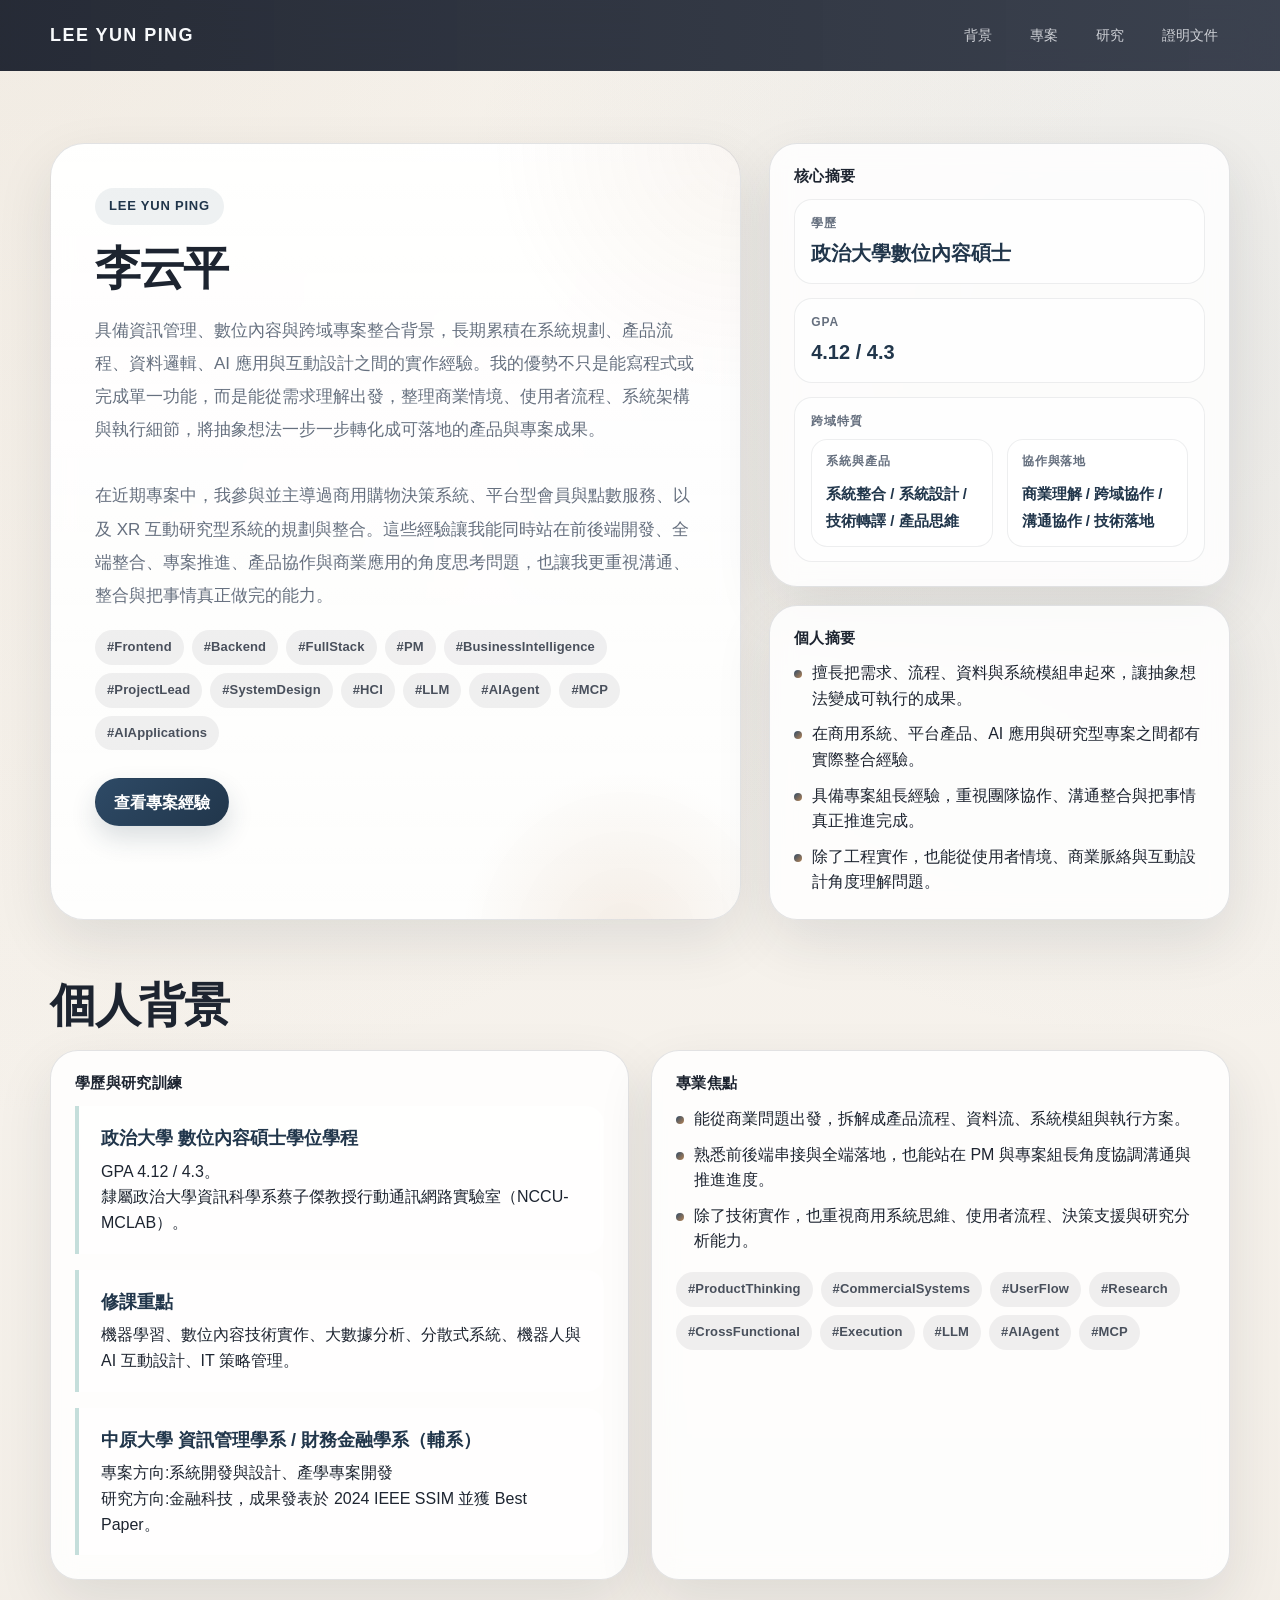
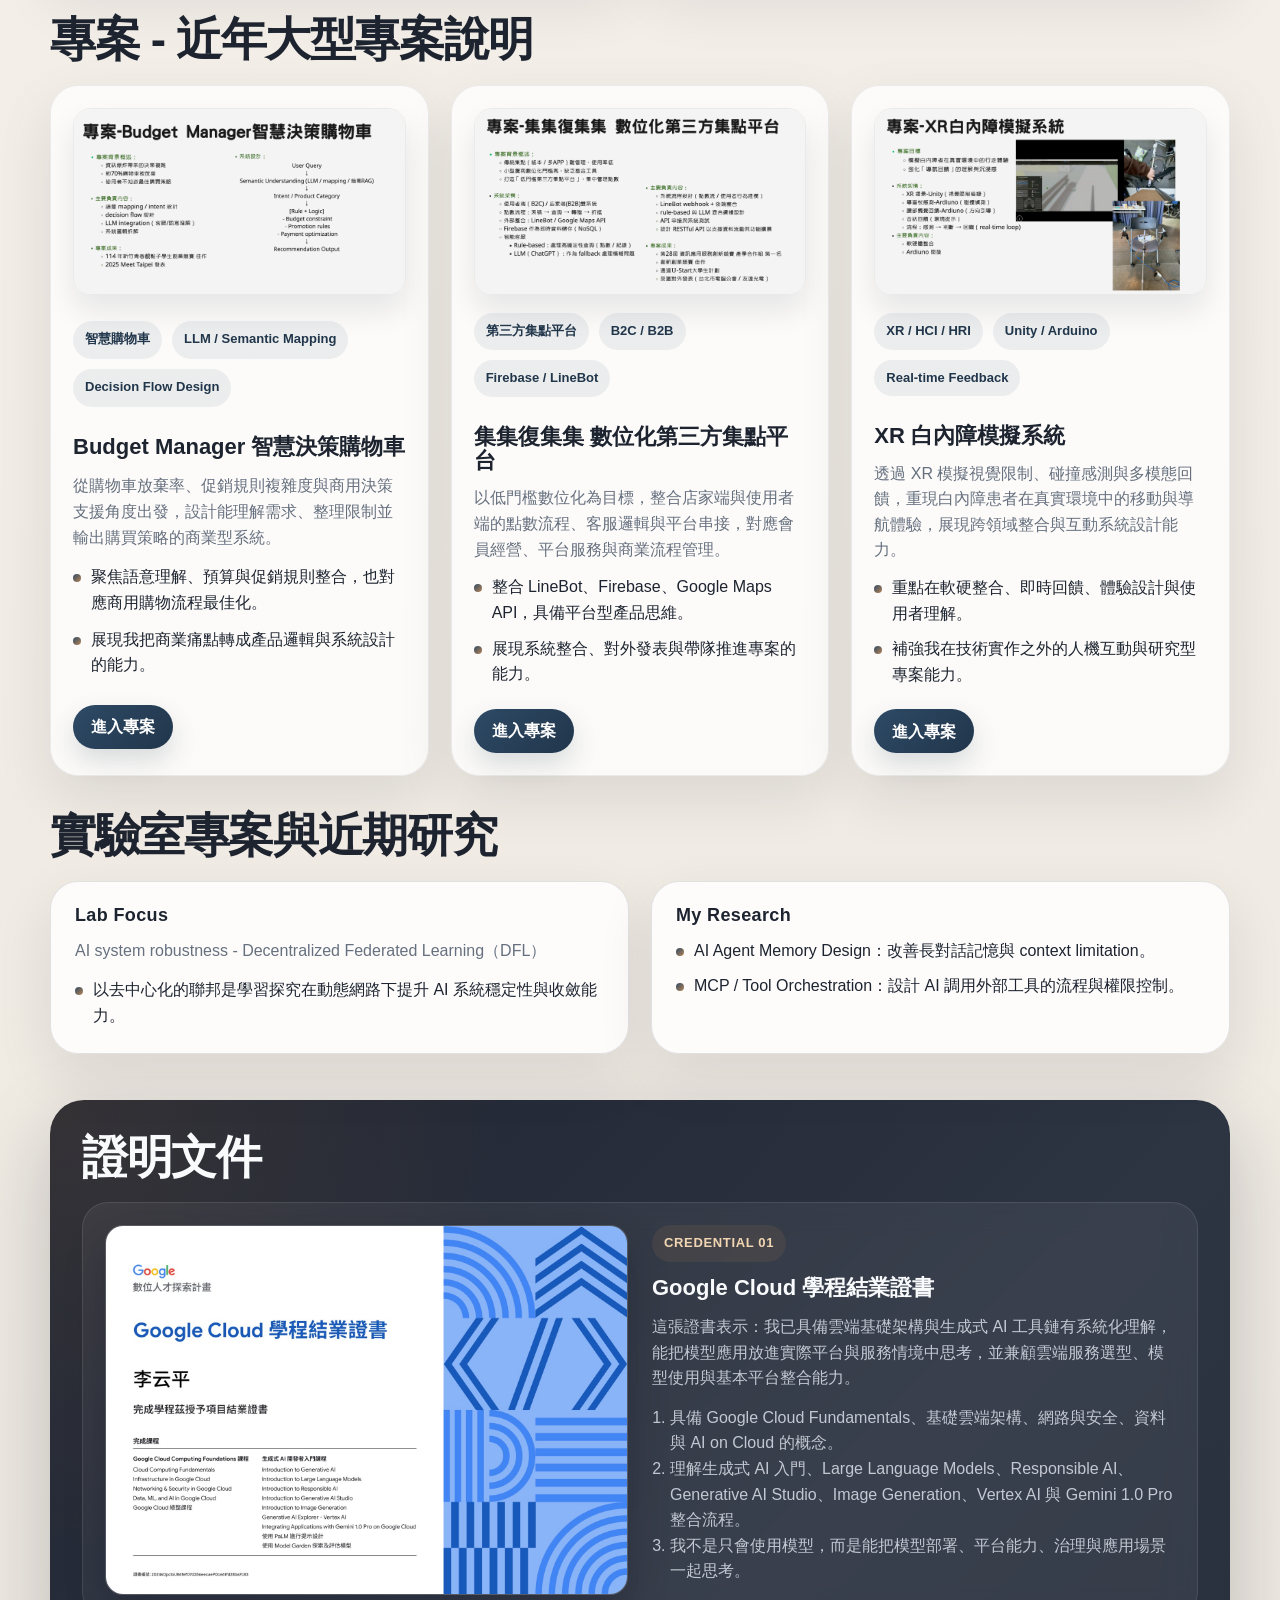
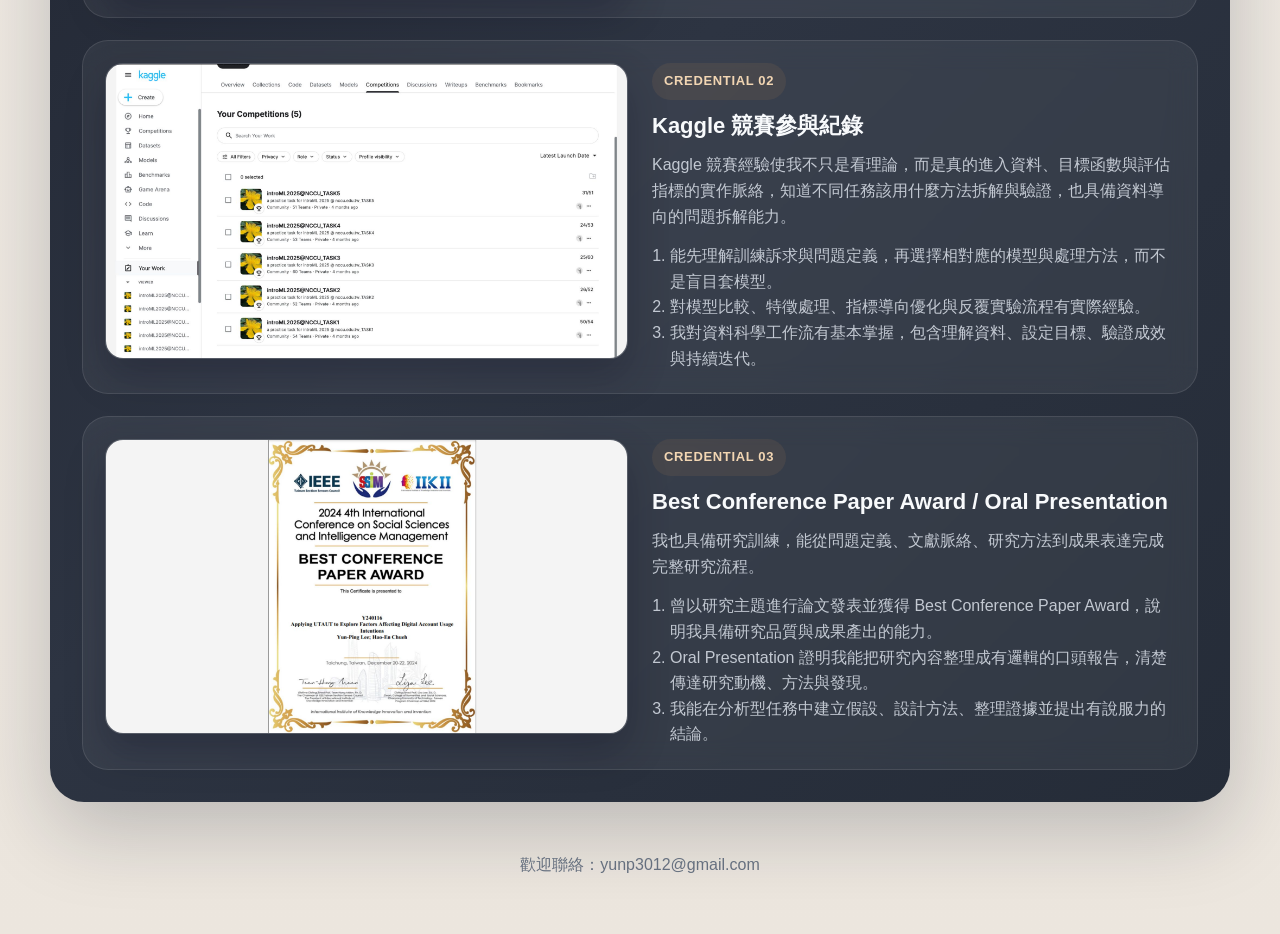
<file: index.html>
<!DOCTYPE html>
<html lang="zh-Hant">
<head>
  <meta charset="UTF-8" />
  <meta name="viewport" content="width=device-width, initial-scale=1.0" />
  <title>LEE YUN PING | Portfolio</title>
  <style>
    :root {
      --bg: #f5f1ea;
      --bg-soft: #fffaf3;
      --ink: #1d2430;
      --muted: #66707f;
      --line: rgba(29, 36, 48, 0.12);
      --brand: #2e4a66;
      --brand-deep: #21364b;
      --accent: #b68455;
      --card: rgba(255, 255, 255, 0.84);
      --shadow: 0 22px 56px rgba(31, 36, 48, 0.1);
      --radius: 28px;
      --radius-sm: 18px;
      --max: 1180px;
    }

    * {
      box-sizing: border-box;
    }

    html {
      scroll-behavior: smooth;
    }

    body {
      margin: 0;
      color: var(--ink);
      background:
        radial-gradient(circle at top left, rgba(190, 168, 140, 0.14), transparent 26%),
        radial-gradient(circle at right 10% top 8%, rgba(122, 141, 158, 0.12), transparent 18%),
        linear-gradient(180deg, #faf7f2 0%, #f2ede6 44%, #ece6de 100%);
      font-family: "Avenir Next", "Helvetica Neue", "Noto Sans TC", sans-serif;
      line-height: 1.6;
    }

    a {
      color: inherit;
      text-decoration: none;
    }

    img {
      display: block;
      max-width: 100%;
    }

    .shell {
      width: min(var(--max), calc(100% - 32px));
      margin: 0 auto;
    }

    .topbar {
      position: sticky;
      top: 0;
      z-index: 20;
      backdrop-filter: blur(18px);
      background:
        linear-gradient(90deg, rgba(31, 36, 48, 0.97), rgba(47, 54, 69, 0.94));
      border-bottom: 1px solid rgba(31, 41, 55, 0.08);
    }

    .topbar .shell {
      display: flex;
      align-items: center;
      justify-content: space-between;
      gap: 20px;
      padding: 16px 0;
    }

    .brand {
      font-size: 18px;
      font-weight: 700;
      letter-spacing: 0.08em;
      color: #f8fafc;
    }

    .nav {
      display: flex;
      flex-wrap: wrap;
      justify-content: flex-end;
      gap: 14px;
      font-family: "Avenir Next", "Noto Sans TC", sans-serif;
      font-size: 14px;
      color: rgba(248, 250, 252, 0.78);
    }

    .nav a {
      padding: 8px 12px;
      border-radius: 999px;
      transition: background-color 180ms ease, color 180ms ease;
    }

    .nav a:hover {
      background: rgba(255, 255, 255, 0.08);
      color: #ffffff;
    }

    .hero {
      padding: 72px 0 36px;
    }

    .hero-grid {
      display: grid;
      grid-template-columns: 1.2fr 0.8fr;
      gap: 28px;
      align-items: stretch;
    }

    .hero-card,
    .panel,
    .slide-card {
      background: var(--card);
      border: 1px solid var(--line);
      box-shadow: var(--shadow);
      backdrop-filter: blur(12px);
    }

    .hero-card {
      border-radius: calc(var(--radius) + 6px);
      padding: 44px;
      position: relative;
      overflow: hidden;
      background:
        radial-gradient(circle at top right, rgba(182, 132, 85, 0.08), transparent 24%),
        linear-gradient(180deg, rgba(255, 255, 255, 0.96), rgba(255, 255, 255, 0.88));
    }

    .hero-card::before {
      content: "";
      position: absolute;
      inset: auto -8% -24% auto;
      width: 340px;
      height: 340px;
      border-radius: 50%;
      background: radial-gradient(circle, rgba(182, 132, 85, 0.14), transparent 68%);
      pointer-events: none;
    }

    .eyebrow {
      display: inline-flex;
      align-items: center;
      gap: 10px;
      padding: 8px 14px;
      border-radius: 999px;
      background: rgba(46, 74, 102, 0.08);
      color: var(--brand-deep);
      font-family: "Avenir Next", "Noto Sans TC", sans-serif;
      font-size: 13px;
      font-weight: 700;
      letter-spacing: 0.06em;
      text-transform: uppercase;
    }

    h1,
    h2,
    h3 {
      margin: 0;
      line-height: 1.1;
      font-weight: 700;
    }

    h1 {
      margin-top: 18px;
      font-size: clamp(30px, 4vw, 46px);
      letter-spacing: -0.04em;
    }

    .hero-subtitle {
      max-width: 760px;
      margin: 20px 0 0;
      font-size: 17px;
      line-height: 1.95;
      color: var(--muted);
    }

    .hero-actions {
      display: flex;
      flex-wrap: wrap;
      gap: 14px;
      margin-top: 28px;
      font-family: "Avenir Next", "Noto Sans TC", sans-serif;
    }

    .button {
      display: inline-flex;
      align-items: center;
      justify-content: center;
      min-height: 48px;
      padding: 0 18px;
      border-radius: 999px;
      border: 1px solid transparent;
      font-weight: 700;
      transition: transform 180ms ease, box-shadow 180ms ease, background-color 180ms ease;
    }

    .button.primary {
      color: #fff;
      background: linear-gradient(135deg, var(--brand), var(--brand-deep));
      box-shadow: 0 12px 26px rgba(33, 54, 75, 0.16);
    }

    .button.secondary {
      background: rgba(255, 255, 255, 0.6);
      border-color: rgba(31, 41, 55, 0.12);
    }

    .button:hover {
      transform: translateY(-1px);
    }

    .hero-side {
      display: grid;
      gap: 18px;
    }

    .panel {
      border-radius: var(--radius);
      padding: 24px;
    }

    .panel h3 {
      font-size: 15px;
      margin-bottom: 14px;
      letter-spacing: 0.02em;
    }

    .stat-list,
    .bullet-list,
    .timeline,
    .skill-tags {
      margin: 0;
      padding: 0;
      list-style: none;
    }

    .stat-list {
      display: grid;
      gap: 14px;
      font-family: "Avenir Next", "Noto Sans TC", sans-serif;
    }

    .stat-list li {
      padding: 14px 16px;
      border-radius: 18px;
      background: rgba(255, 255, 255, 0.62);
      border: 1px solid rgba(31, 41, 55, 0.08);
    }

    .stat-label {
      display: block;
      font-size: 12px;
      font-weight: 700;
      letter-spacing: 0.08em;
      text-transform: uppercase;
      color: var(--muted);
    }

    .stat-value {
      display: block;
      margin-top: 4px;
      font-size: 20px;
      font-weight: 700;
      color: var(--brand-deep);
    }

    .stat-value.compact {
      font-size: 16px;
      line-height: 1.7;
    }

    .trait-grid {
      display: grid;
      grid-template-columns: repeat(2, minmax(0, 1fr));
      gap: 14px;
      margin-top: 8px;
    }

    .trait-group {
      padding: 12px 14px;
      border-radius: 16px;
      background: rgba(255, 255, 255, 0.72);
      border: 1px solid rgba(31, 41, 55, 0.08);
    }

    .trait-group-title {
      display: block;
      margin-bottom: 8px;
      font-size: 12px;
      font-weight: 700;
      letter-spacing: 0.08em;
      text-transform: uppercase;
      color: var(--muted);
    }

    .trait-items {
      display: block;
      font-size: 15px;
      line-height: 1.8;
      font-weight: 700;
      color: var(--brand-deep);
    }

    section {
      padding: 24px 0 10px;
    }

    .section-head {
      display: flex;
      align-items: end;
      justify-content: space-between;
      gap: 18px;
      margin-bottom: 20px;
    }

    .section-head p {
      display: none;
    }

    h2 {
      font-size: clamp(28px, 4vw, 46px);
      letter-spacing: -0.03em;
      text-transform: uppercase;
    }

    .grid-2 {
      display: grid;
      grid-template-columns: repeat(2, minmax(0, 1fr));
      gap: 22px;
    }

    .timeline {
      display: grid;
      gap: 16px;
    }

    .timeline li {
      padding: 18px 18px 18px 22px;
      border-left: 4px solid rgba(15, 118, 110, 0.24);
      border-radius: 0 var(--radius-sm) var(--radius-sm) 0;
      background: rgba(255, 255, 255, 0.6);
      font-family: "Avenir Next", "Noto Sans TC", sans-serif;
    }

    .timeline strong {
      display: block;
      margin-bottom: 6px;
      font-size: 18px;
      color: var(--brand-deep);
    }

    .bullet-list {
      display: grid;
      gap: 10px;
      font-family: "Avenir Next", "Noto Sans TC", sans-serif;
      color: var(--ink);
    }

    .bullet-list li {
      position: relative;
      padding-left: 18px;
    }

    .bullet-list li::before {
      content: "";
      position: absolute;
      left: 0;
      top: 10px;
      width: 8px;
      height: 8px;
      border-radius: 50%;
      background: linear-gradient(135deg, var(--brand), var(--accent));
    }

    .skill-tags {
      display: flex;
      flex-wrap: wrap;
      gap: 8px;
      margin-top: 18px;
      font-family: "Avenir Next", "Noto Sans TC", sans-serif;
    }

    .skill-tags li {
      padding: 7px 12px;
      border-radius: 999px;
      background: rgba(61, 67, 76, 0.08);
      color: #49505c;
      font-size: 13px;
      letter-spacing: 0.01em;
      font-weight: 700;
    }

    .project-stack {
      display: grid;
      gap: 28px;
    }

    .project-card {
      display: grid;
      grid-template-columns: 1.05fr 0.95fr;
      gap: 22px;
      align-items: stretch;
      padding: 22px;
    }

    .project-card h3 {
      font-size: 30px;
      margin-bottom: 10px;
    }

    .project-meta {
      display: flex;
      flex-wrap: wrap;
      gap: 10px;
      margin-bottom: 16px;
      font-family: "Avenir Next", "Noto Sans TC", sans-serif;
    }

    .project-meta span {
      padding: 8px 12px;
      border-radius: 999px;
      background: rgba(46, 74, 102, 0.08);
      color: var(--brand-deep);
      font-size: 13px;
      font-weight: 700;
    }

    .project-copy p {
      margin: 0 0 14px;
      color: var(--muted);
      font-family: "Avenir Next", "Noto Sans TC", sans-serif;
    }

    .project-visual {
      position: relative;
      display: grid;
      gap: 14px;
      align-content: start;
    }

    .project-carousel {
      position: relative;
      overflow: hidden;
      border-radius: 22px;
      border: 1px solid rgba(31, 41, 55, 0.08);
      background: rgba(255, 255, 255, 0.68);
      box-shadow: 0 16px 30px rgba(15, 23, 42, 0.09);
    }

    .project-carousel-track {
      display: flex;
      transition: transform 280ms ease;
    }

    .project-slide {
      min-width: 100%;
      margin: 0;
    }

    .project-slide img {
      width: 100%;
      aspect-ratio: 16 / 9;
      object-fit: contain;
      background: #ffffff;
    }

    .project-slide figcaption {
      padding: 12px 16px 16px;
      font-family: "Avenir Next", "Noto Sans TC", sans-serif;
      font-size: 14px;
      color: var(--muted);
      background: rgba(255, 255, 255, 0.92);
      border-top: 1px solid rgba(31, 41, 55, 0.08);
    }

    .project-carousel-button {
      position: absolute;
      top: calc(50% - 28px);
      z-index: 2;
      width: 44px;
      height: 44px;
      display: inline-flex;
      align-items: center;
      justify-content: center;
      border: 0;
      border-radius: 999px;
      background: rgba(15, 23, 42, 0.72);
      color: #ffffff;
      font-size: 22px;
      cursor: pointer;
      transition: background-color 180ms ease, transform 180ms ease;
    }

    .project-carousel-button:hover {
      background: rgba(15, 23, 42, 0.9);
      transform: translateY(-1px);
    }

    .project-carousel-button.prev {
      left: 14px;
    }

    .project-carousel-button.next {
      right: 14px;
    }

    .project-carousel-footer {
      display: flex;
      align-items: center;
      justify-content: space-between;
      gap: 14px;
      padding: 0 6px;
      font-family: "Avenir Next", "Noto Sans TC", sans-serif;
    }

    .project-carousel-status {
      font-size: 14px;
      color: var(--muted);
    }

    .project-carousel-dots {
      display: flex;
      flex-wrap: wrap;
      gap: 8px;
      justify-content: flex-end;
    }

    .project-carousel-dot {
      width: 10px;
      height: 10px;
      padding: 0;
      border: 0;
      border-radius: 999px;
      background: rgba(46, 74, 102, 0.18);
      cursor: pointer;
      transition: transform 180ms ease, background-color 180ms ease;
    }

    .project-carousel-dot.active {
      background: var(--brand);
      transform: scale(1.15);
    }

    .project-overview-grid {
      display: grid;
      grid-template-columns: repeat(3, minmax(0, 1fr));
      gap: 22px;
    }

    .project-entry {
      display: grid;
      gap: 18px;
      padding: 22px;
      border-radius: 28px;
      background: rgba(255, 255, 255, 0.76);
      border: 1px solid rgba(31, 41, 55, 0.08);
      box-shadow: var(--shadow);
    }

    .project-entry-media img {
      width: 100%;
      aspect-ratio: 16 / 9;
      object-fit: cover;
      border-radius: 18px;
      border: 1px solid rgba(31, 41, 55, 0.08);
      box-shadow: 0 16px 30px rgba(15, 23, 42, 0.09);
    }

    .project-entry-copy {
      display: grid;
      gap: 12px;
    }

    .project-entry-copy h3 {
      font-size: 22px;
    }

    .project-entry-copy p {
      margin: 0;
      color: var(--muted);
      font-family: "Avenir Next", "Noto Sans TC", sans-serif;
    }

    .project-entry-footer {
      display: flex;
      align-items: center;
      justify-content: space-between;
      gap: 14px;
      margin-top: 4px;
      font-family: "Avenir Next", "Noto Sans TC", sans-serif;
    }

    .project-entry-link {
      display: inline-flex;
      align-items: center;
      justify-content: center;
      min-height: 44px;
      padding: 0 18px;
      border-radius: 999px;
      color: #fff;
      background: linear-gradient(135deg, var(--brand), var(--brand-deep));
      font-weight: 700;
      box-shadow: 0 12px 26px rgba(33, 54, 75, 0.16);
    }

    .project-entry-note {
      display: none;
    }

    .research-grid {
      display: grid;
      grid-template-columns: repeat(2, minmax(0, 1fr));
      gap: 22px;
    }

    .research-card h3 {
      font-size: 18px;
      margin-bottom: 12px;
    }

    .research-card p {
      margin: 0 0 14px;
      color: var(--muted);
      font-family: "Avenir Next", "Noto Sans TC", sans-serif;
    }

    .credential-section {
      padding: 36px 0 18px;
    }

    .credential-shell {
      padding: 32px;
      border-radius: 34px;
      background:
        radial-gradient(circle at top left, rgba(182, 132, 85, 0.14), transparent 26%),
        linear-gradient(135deg, #202531 0%, #2d3442 48%, #252c38 100%);
      color: #e5eefc;
      box-shadow: 0 28px 80px rgba(15, 23, 42, 0.22);
    }

    .credential-shell .section-head p,
    .credential-copy p,
    .credential-list {
      color: rgba(226, 232, 240, 0.82);
    }

    .credential-shell h2,
    .credential-shell h3,
    .credential-shell strong {
      color: #f8fafc;
    }

    .credential-grid {
      display: grid;
      gap: 22px;
    }

    .credential-card {
      display: grid;
      grid-template-columns: 1fr 1fr;
      gap: 24px;
      padding: 22px;
      border-radius: 26px;
      background: rgba(255, 255, 255, 0.06);
      border: 1px solid rgba(255, 255, 255, 0.1);
      backdrop-filter: blur(14px);
    }

    .credential-media img {
      width: 100%;
      border-radius: 18px;
      border: 1px solid rgba(255, 255, 255, 0.12);
      background: rgba(255, 255, 255, 0.04);
      box-shadow: 0 18px 40px rgba(2, 6, 23, 0.24);
    }

    .credential-copy {
      display: grid;
      align-content: start;
      gap: 14px;
    }

    .credential-kicker {
      display: inline-flex;
      width: fit-content;
      padding: 8px 12px;
      border-radius: 999px;
      background: rgba(182, 132, 85, 0.12);
      color: #f2d6b3;
      font-family: "Avenir Next", "Noto Sans TC", sans-serif;
      font-size: 13px;
      font-weight: 700;
      letter-spacing: 0.05em;
      text-transform: uppercase;
    }

    .credential-copy h3 {
      font-size: 22px;
    }

    .credential-copy p {
      margin: 0;
      font-family: "Avenir Next", "Noto Sans TC", sans-serif;
    }

    .credential-list {
      margin: 0;
      padding-left: 18px;
      font-family: "Avenir Next", "Noto Sans TC", sans-serif;
    }

    .credential-note {
      padding: 14px 16px;
      border-radius: 16px;
      background: rgba(255, 255, 255, 0.07);
      border: 1px solid rgba(255, 255, 255, 0.08);
      font-family: "Avenir Next", "Noto Sans TC", sans-serif;
    }

    .slides-grid {
      display: grid;
      grid-template-columns: repeat(2, minmax(0, 1fr));
      gap: 18px;
    }

    .slide-card {
      border-radius: 22px;
      overflow: hidden;
    }

    .slide-card img {
      width: 100%;
      aspect-ratio: 16 / 9;
      object-fit: cover;
      background: #fff;
    }

    .slide-card figcaption {
      padding: 14px 16px 18px;
      font-family: "Avenir Next", "Noto Sans TC", sans-serif;
      font-size: 14px;
      color: var(--muted);
    }

    .footer {
      padding: 32px 0 56px;
      color: var(--muted);
      font-family: "Avenir Next", "Noto Sans TC", sans-serif;
      text-align: center;
    }

    .reveal {
      opacity: 0;
      transform: translateY(18px);
      transition: opacity 520ms ease, transform 520ms ease;
    }

    .reveal.visible {
      opacity: 1;
      transform: translateY(0);
    }

    @media (max-width: 980px) {
      .hero-grid,
      .grid-2,
      .project-card,
      .research-grid,
      .slides-grid,
      .credential-card,
      .project-overview-grid {
        grid-template-columns: 1fr;
      }

      .hero-card {
        padding: 32px;
      }

      .section-head {
        align-items: start;
        flex-direction: column;
      }
    }

    @media (max-width: 640px) {
      .topbar .shell {
        flex-direction: column;
        align-items: start;
      }

      .nav {
        justify-content: flex-start;
      }

      .hero {
        padding-top: 40px;
      }

      .hero-card,
      .panel {
        padding: 22px;
        border-radius: 22px;
      }

      .project-card {
        padding: 16px;
      }

      .project-card h3 {
        font-size: 24px;
      }
    }
  </style>
</head>
<body>
  <header class="topbar">
    <div class="shell">
      <a class="brand" href="#top">LEE YUN PING</a>
      <nav class="nav">
        <a href="#about">背景</a>
        <a href="#projects">專案</a>
        <a href="#research">研究</a>
        <a href="#credentials">證明文件</a>
        
      </nav>
    </div>
  </header>

  <main id="top">
    <section class="hero">
      <div class="shell hero-grid">
        <article class="hero-card reveal">
          
          <span class="eyebrow">LEE YUN PING</span>
          <h1>李云平</h1>
          <p class="hero-subtitle">
            具備資訊管理、數位內容與跨域專案整合背景，長期累積在系統規劃、產品流程、資料邏輯、AI 應用與互動設計之間的實作經驗。我的優勢不只是能寫程式或完成單一功能，而是能從需求理解出發，整理商業情境、使用者流程、系統架構與執行細節，將抽象想法一步一步轉化成可落地的產品與專案成果。<br><br>
            在近期專案中，我參與並主導過商用購物決策系統、平台型會員與點數服務、以及 XR 互動研究型系統的規劃與整合。這些經驗讓我能同時站在前後端開發、全端整合、專案推進、產品協作與商業應用的角度思考問題，也讓我更重視溝通、整合與把事情真正做完的能力。
          </p>
          <ul class="skill-tags">
            <li>#Frontend</li>
            <li>#Backend</li>
            <li>#FullStack</li>
            <li>#PM</li>
            <li>#BusinessIntelligence</li>
            <li>#ProjectLead</li>
            <li>#SystemDesign</li>
            <li>#HCI</li>
            <li>#LLM</li>
            <li>#AIAgent</li>
            <li>#MCP</li>
            <li>#AIApplications</li>
          </ul>
          <div class="hero-actions">
            <a class="button primary" href="#projects">查看專案經驗</a>
            
          </div>
        </article>

        <aside class="hero-side">
          <section class="panel reveal">
            <h3>核心摘要</h3>
            <ul class="stat-list">
              <li>
                <span class="stat-label">學歷</span>
                <span class="stat-value">政治大學數位內容碩士</span>
              </li>
              <li>
                <span class="stat-label">GPA</span>
                <span class="stat-value">4.12 / 4.3</span>
              </li>
              <li>
                <span class="stat-label">跨域特質</span>
                <div class="trait-grid">
                  <div class="trait-group">
                    <span class="trait-group-title">系統與產品</span>
                    <span class="trait-items">系統整合 / 系統設計 / 技術轉譯 / 產品思維</span>
                  </div>
                  <div class="trait-group">
                    <span class="trait-group-title">協作與落地</span>
                    <span class="trait-items">商業理解 / 跨域協作 / 溝通協作 / 技術落地</span>
                  </div>
                </div>
              </li>
            </ul>
          </section>

          <section class="panel reveal">
            <h3>個人摘要</h3>
            <ul class="bullet-list">
              <li>擅長把需求、流程、資料與系統模組串起來，讓抽象想法變成可執行的成果。</li>
              <li>在商用系統、平台產品、AI 應用與研究型專案之間都有實際整合經驗。</li>
              <li>具備專案組長經驗，重視團隊協作、溝通整合與把事情真正推進完成。</li>
              <li>除了工程實作，也能從使用者情境、商業脈絡與互動設計角度理解問題。</li>
            </ul>
          </section>
        </aside>
      </div>
    </section>

    <section id="about">
      <div class="shell">
        <div class="section-head reveal">
          <div>
            <h2>個人背景</h2>
          </div>
          
        </div>

        <div class="grid-2">
          <article class="panel reveal">
            <h3>學歷與研究訓練</h3>
            <ul class="timeline">
              <li>
                <strong>政治大學 數位內容碩士學位學程</strong>
                GPA 4.12 / 4.3。<br>
                隸屬政治大學資訊科學系蔡子傑教授行動通訊網路實驗室（NCCU-MCLAB）。
              </li>
              <li>
                <strong>修課重點</strong>
                機器學習、數位內容技術實作、大數據分析、分散式系統、機器人與 AI 互動設計、IT 策略管理。
              </li>
              <li>
                <strong>中原大學 資訊管理學系 / 財務金融學系（輔系）</strong>
                專案方向:系統開發與設計、產學專案開發<br>
                研究方向:金融科技，成果發表於 2024 IEEE SSIM 並獲 Best Paper。
              </li>
            </ul>
          </article>

          <article class="panel reveal">
            <h3>專業焦點</h3>
            <ul class="bullet-list">
              <li>能從商業問題出發，拆解成產品流程、資料流、系統模組與執行方案。</li>
              <li>熟悉前後端串接與全端落地，也能站在 PM 與專案組長角度協調溝通與推進進度。</li>
              <li>除了技術實作，也重視商用系統思維、使用者流程、決策支援與研究分析能力。</li>
            </ul>
            <ul class="skill-tags">
              <li>#ProductThinking</li>
              <li>#CommercialSystems</li>
              <li>#UserFlow</li>
              <li>#Research</li>
              <li>#CrossFunctional</li>
              <li>#Execution</li>
              <li>#LLM</li>
              <li>#AIAgent</li>
              <li>#MCP</li>
            </ul>
          </article>
        </div>
      </div>
    </section>

    <section id="projects">
      <div class="shell">
        <div class="section-head reveal">
          <div>
            <h2>專案 - 近年大型專案說明</h2>
          </div>
        </div>

        <div class="project-overview-grid">
          <article class="project-entry reveal">
            <div class="project-entry-media">
              <img src="assets/slides/slide-03.png" alt="Budget Manager 智慧決策購物車" />
            </div>
            <div class="project-entry-copy">
              <div class="project-meta">
                <span>智慧購物車</span>
                <span>LLM / Semantic Mapping</span>
                <span>Decision Flow Design</span>
              </div>
              <h3>Budget Manager 智慧決策購物車</h3>
              <p>
                從購物車放棄率、促銷規則複雜度與商用決策支援角度出發，設計能理解需求、整理限制並輸出購買策略的商業型系統。
              </p>
              <ul class="bullet-list">
                <li>聚焦語意理解、預算與促銷規則整合，也對應商用購物流程最佳化。</li>
                <li>展現我把商業痛點轉成產品邏輯與系統設計的能力。</li>
              </ul>
            </div>
            <div class="project-entry-footer">
              <a class="project-entry-link" href="project-budget-manager.html">進入專案</a>
            </div>
          </article>

          <article class="project-entry reveal">
            <div class="project-entry-media">
              <img src="assets/slides/slide-10.png" alt="集集復集集 數位化第三方集點平台" />
            </div>
            <div class="project-entry-copy">
              <div class="project-meta">
                <span>第三方集點平台</span>
                <span>B2C / B2B</span>
                <span>Firebase / LineBot</span>
              </div>
              <h3>集集復集集 數位化第三方集點平台</h3>
              <p>
                以低門檻數位化為目標，整合店家端與使用者端的點數流程、客服邏輯與平台串接，對應會員經營、平台服務與商業流程管理。
              </p>
              <ul class="bullet-list">
                <li>整合 LineBot、Firebase、Google Maps API，具備平台型產品思維。</li>
                <li>展現系統整合、對外發表與帶隊推進專案的能力。</li>
              </ul>
            </div>
            <div class="project-entry-footer">
              <a class="project-entry-link" href="project-jijifujiji.html">進入專案</a>
            </div>
          </article>

          <article class="project-entry reveal">
            <div class="project-entry-media">
              <img src="assets/slides/slide-13.png" alt="XR 白內障模擬系統" />
            </div>
            <div class="project-entry-copy">
              <div class="project-meta">
                <span>XR / HCI / HRI</span>
                <span>Unity / Arduino</span>
                <span>Real-time Feedback</span>
              </div>
              <h3>XR 白內障模擬系統</h3>
              <p>
                透過 XR 模擬視覺限制、碰撞感測與多模態回饋，重現白內障患者在真實環境中的移動與導航體驗，展現跨領域整合與互動系統設計能力。
              </p>
              <ul class="bullet-list">
                <li>重點在軟硬整合、即時回饋、體驗設計與使用者理解。</li>
                <li>補強我在技術實作之外的人機互動與研究型專案能力。</li>
              </ul>
            </div>
            <div class="project-entry-footer">
              <a class="project-entry-link" href="project-xr-cataract.html">進入專案</a>
            </div>
          </article>
        </div>
      </div>
    </section>

    <section id="research">
      <div class="shell">
        <div class="section-head reveal">
          <div>
            <h2>實驗室專案與近期研究</h2>
          </div>
        </div>

        <div class="research-grid">
          <article class="panel research-card reveal">
            <h3>Lab Focus</h3>
            <p>AI system robustness - Decentralized Federated Learning（DFL）</p>
            <ul class="bullet-list">
              <li>以去中心化的聯邦是學習探究在動態網路下提升 AI 系統穩定性與收斂能力。</li>
            </ul>
          </article>

          <article class="panel research-card reveal">
            <h3>My Research</h3>
            <ul class="bullet-list">
              <li>AI Agent Memory Design：改善長對話記憶與 context limitation。</li>
              <li>MCP / Tool Orchestration：設計 AI 調用外部工具的流程與權限控制。</li>
            </ul>
          </article>
        </div>
      </div>
    </section>

    <section id="credentials" class="credential-section">
      <div class="shell credential-shell">
        <div class="section-head reveal">
          <div>
            <h2>證明文件</h2>
          </div>
        </div>

        <div class="credential-grid">
          <article class="credential-card reveal">
            <div class="credential-media">
              <img src="assets/credentials/google-cloud-certificate.jpg" alt="Google Cloud 學程結業證書" />
            </div>
            <div class="credential-copy">
              <span class="credential-kicker">Credential 01</span>
              <h3>Google Cloud 學程結業證書</h3>
              <p>
                這張證書表示：我已具備雲端基礎架構與生成式 AI 工具鏈有系統化理解，能把模型應用放進實際平台與服務情境中思考，並兼顧雲端服務選型、模型使用與基本平台整合能力。
              </p>
              <ol class="credential-list">
                <li>具備 Google Cloud Fundamentals、基礎雲端架構、網路與安全、資料與 AI on Cloud 的概念。</li>
                <li>理解生成式 AI 入門、Large Language Models、Responsible AI、Generative AI Studio、Image Generation、Vertex AI 與 Gemini 1.0 Pro 整合流程。</li>
                <li>我不是只會使用模型，而是能把模型部署、平台能力、治理與應用場景一起思考。</li>
              </ol>
            </div>
          </article>

          <article class="credential-card reveal">
            <div class="credential-media">
              <img src="assets/credentials/yunp_kaggle.jpg" alt="Kaggle 競賽參與紀錄" />
            </div>
            <div class="credential-copy">
              <span class="credential-kicker">Credential 02</span>
              <h3>Kaggle 競賽參與紀錄</h3>
              <p>
                Kaggle 競賽經驗使我不只是看理論，而是真的進入資料、目標函數與評估指標的實作脈絡，知道不同任務該用什麼方法拆解與驗證，也具備資料導向的問題拆解能力。
              </p>
              <ol class="credential-list">
                <li>能先理解訓練訴求與問題定義，再選擇相對應的模型與處理方法，而不是盲目套模型。</li>
                <li>對模型比較、特徵處理、指標導向優化與反覆實驗流程有實際經驗。</li>
                <li>我對資料科學工作流有基本掌握，包含理解資料、設定目標、驗證成效與持續迭代。</li>
              </ol>
            </div>
          </article>

          <article class="credential-card reveal">
            <div class="credential-media">
              <img src="assets/credentials/yunp_best paper.jpg" alt="Best Conference Paper Award 與 Oral Presentation 證書" />
            </div>
            <div class="credential-copy">
              <span class="credential-kicker">Credential 03</span>
              <h3>Best Conference Paper Award / Oral Presentation</h3>
              <p>
                我也具備研究訓練，能從問題定義、文獻脈絡、研究方法到成果表達完成完整研究流程。
              </p>
              <ol class="credential-list">
                <li>曾以研究主題進行論文發表並獲得 Best Conference Paper Award，說明我具備研究品質與成果產出的能力。</li>
                <li>Oral Presentation 證明我能把研究內容整理成有邏輯的口頭報告，清楚傳達研究動機、方法與發現。</li>
                <li>我能在分析型任務中建立假設、設計方法、整理證據並提出有說服力的結論。</li>
              </ol>
              
            </div>
          </article>
        </div>
      </div>
    </section>
    
  </main>

  <footer class="footer shell">
    歡迎聯絡：yunp3012@gmail.com
  </footer>

  <script>
    const observer = new IntersectionObserver((entries) => {
      entries.forEach((entry) => {
        if (entry.isIntersecting) {
          entry.target.classList.add("visible");
          observer.unobserve(entry.target);
        }
      });
    }, { threshold: 0.14 });

    document.querySelectorAll(".reveal").forEach((node) => observer.observe(node));

    document.querySelectorAll("[data-carousel]").forEach((carousel) => {
      const track = carousel.querySelector(".project-carousel-track");
      const slides = Array.from(carousel.querySelectorAll(".project-slide"));
      const visual = carousel.closest(".project-visual");
      const status = visual.querySelector(".project-carousel-status");
      const dotsWrap = visual.querySelector(".project-carousel-dots");
      const prev = carousel.querySelector(".project-carousel-button.prev");
      const next = carousel.querySelector(".project-carousel-button.next");
      let index = 0;

      const dots = slides.map((_, i) => {
        const dot = document.createElement("button");
        dot.type = "button";
        dot.className = "project-carousel-dot";
        dot.setAttribute("aria-label", `切換到第 ${i + 1} 張圖片`);
        dot.addEventListener("click", () => {
          index = i;
          render();
        });
        dotsWrap.appendChild(dot);
        return dot;
      });

      const render = () => {
        track.style.transform = `translateX(-${index * 100}%)`;
        status.textContent = `${index + 1} / ${slides.length}`;
        dots.forEach((dot, i) => dot.classList.toggle("active", i === index));
      };

      prev.addEventListener("click", () => {
        index = (index - 1 + slides.length) % slides.length;
        render();
      });

      next.addEventListener("click", () => {
        index = (index + 1) % slides.length;
        render();
      });

      render();
    });
  </script>
</body>
</html>
</file>
